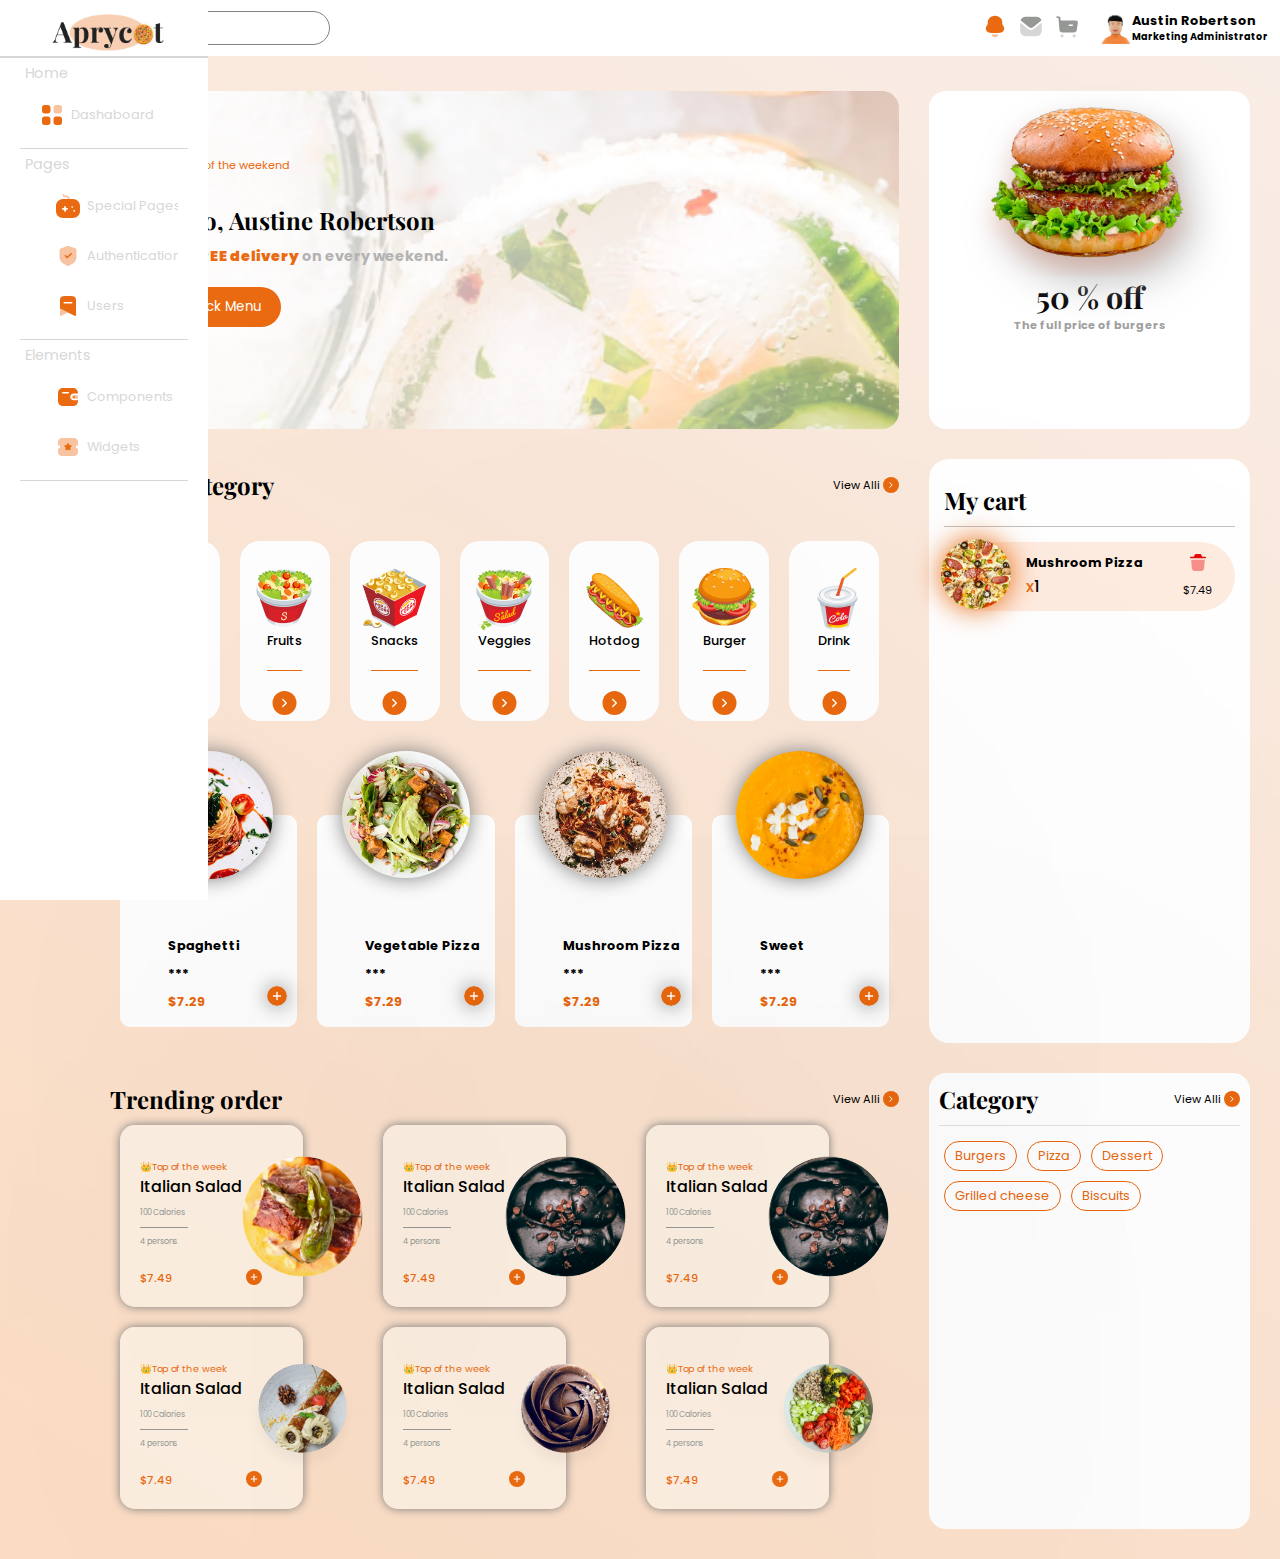
<file: index.html>
<!DOCTYPE html>
<html lang="en">
<head>
    <meta charset="UTF-8">
    <meta name="viewport" content="width=device-width, initial-scale=1.0">
    <title>Oprycot</title>
    <link rel="icon" href="img/logo_midd.png">
    <link rel="stylesheet" href="css&js/index.css">
    <link href="https://fonts.googleapis.com/css2?family=Poppins:ital,wght@0,100;0,200;0,300;0,400;0,500;0,600;0,700;0,800;0,900;1,100;1,200;1,300;1,400;1,500;1,600;1,700;1,800;1,900&display=swap" rel="stylesheet">
    <link href="https://fonts.googleapis.com/css2?family=Playfair+Display:ital,wght@0,400..900;1,400..900&family=Poppins:ital,wght@0,100;0,200;0,300;0,400;0,500;0,600;0,700;0,800;0,900;1,100;1,200;1,300;1,400;1,500;1,600;1,700;1,800;1,900&display=swap" rel="stylesheet">
</head>
<body>
    <!--navigation and link list-->
    <nav>
        <!--top of navigation and midd profile-->
        <div class="right_box">
            <div class="right">
                <div class="persona">
                    <div>
                        <h2>Austin Robertson</h2>
                        <h3>Marketing Administrator</h3>
                    </div>
                    <img class="person_icon" src="img/Person02 (Male) (1) 1.png" alt="client avatar">
                </div>
                <button><img src="icon/Buy.svg" alt=""></button>
                <button><img src="icon/Message.svg" alt=""></button>
                <button><img src="icon/Notification.svg" alt=""></button>
            </div>
            
            <button id="toggle_nav_button"><img src="icon/menu.svg" alt="toggle link-list"></button>
        </div>
        <!--link list of navigation and seardh box-->
        <div class="left_box">
            <div class="searchbox">
                <form action="">
                    <input type="search" placeholder="search">
                    <button type="submit">
                        <img src="icon/Search.svg" alt="search button">
                    </button>
                </form>
            </div>
            <!--link list-->
            <div class="link-list">
                <div class="logo-box">
                    <img src="img/logo_midd.png" class="logo_midd" alt="">
                    <img src="img/logo.png" class="logo" alt="">
                    <button id="close_nav_button">X</button>
                </div>
                <hr>
                <ul>
                    <span>Home</span>
                    <div class="section">
                        <li><img class="midd dashboard_midd" src="icon/category-midd.svg" alt=""><a href="#"><div><img src="icon/Category.svg" alt="">Dashaboard</div></a></li>
                    </div>
                    <span>Pages</span>
                    <div class="section">
                        <li><img src="icon/Game.svg" alt="" class="midd"><a href="#"><div><img src="icon/Game.svg" alt="">Special Pages</div></a></li>
                        <li><img src="icon/Shield Done-gray.svg" alt="" class="midd"><a href="#"><div><img src="icon/Shield Done.svg" alt="">Authentication</div></a></li>
                        <li><img src="icon/Bookmark-gray.svg" alt="" class="midd"><a href="#"><div><img src="icon/Bookmark.svg" alt="">Users</div></a></li>
                    </div>
                    <span>Elements</span>
                    <div class="section">
                        <li><img src="icon/Wallet-gray.svg" alt="" class="midd"><a href="#"><div><img src="icon/Wallet.svg" alt="">Components</div></a></li>
                        <li><img src="icon/Ticket Star-gary.svg" alt="" class="midd"><a href="#"><div><img src="icon/Ticket Star.svg" alt="">Widgets</div></a></li>
                    </div>
                </ul>
            </div>
        </div>
    </nav>

    <main>
        <!--header-->
        <header>
            <span>👑 Deal of the weekend</span>
            <h2>Hello,  Austine Robertson</h2>
            <h3>Get <strong>FREE delivery</strong> on every weekend.</h3>
            <button>Check Menu</button>
        </header>
        <!--offer-->
        <div class="offer">
            <img src="img/Burger image.png  " alt="burger">
            <h3>50 % off </h3>
            <h4>The full price of burgers</h4>
        </div>
        <!--menu categury-->
        <section class="menu-category">
            <div class="header">
                <h2>Menu category</h2>
                <button>View Alli <img src="icon/Arrow - Right 5.svg" alt="icon"></button>
            </div>
            <section class="category">
                <article>
                    <img src="img/Pizza icon.png" alt="">
                    <span>Pizza</span>
                    <img class="go_to" src="icon/Arrow - Right 2.svg" alt="">
                </article>
                <article>
                    <img src="img/Fruits icon.png" alt="">
                    <span>Fruits</span>
                    <img class="go_to" src="icon/Arrow - Right 2.svg" alt="">
                </article>
                <article>
                    <img src="img/Snacks icon.png" alt="">
                    <span>Snacks</span>
                    <img class="go_to" src="icon/Arrow - Right 2.svg" alt="">
                </article>
                <article>
                    <img src="img/Veggies icon.png" alt="">
                    <span>Veggies</span>
                    <img class="go_to" src="icon/Arrow - Right 2.svg" alt="">
                </article>
                <article>
                    <img src="img/Hotdog icon.png" alt="">
                    <span>Hotdog</span>
                    <img class="go_to" src="icon/Arrow - Right 2.svg" alt="">
                </article>
                <article>
                    <img src="img/Burger icon.png" alt="">
                    <span>Burger</span>
                    <img class="go_to" src="icon/Arrow - Right 2.svg" alt="">
                </article>
                <article>
                    <img src="img/Coke icon.png" alt="">
                    <span>Drink</span>
                    <img class="go_to" src="icon/Arrow - Right 2.svg" alt="">
                </article>
            </section>

            <section class="foods">
                <article>
                    <img src="img/Menu image 2.png" alt="">
                    <div class="food-content">
                        <span class="name">Spaghetti</span>
                        <span class="star">***</span>
                        <div>
                            <span class="price">$7.29</span>
                            <button class="add"><img src="icon/Add to cart Icon.svg" alt=""></button>
                        </div>
                    </div>
                </article>
                <article>
                    <img src="img/Menu image 3.png" alt="">
                    <div class="food-content">
                        <span class="name">Vegetable Pizza</span>
                        <span class="star">***</span>
                        <div>
                            <span class="price">$7.29</span>
                            <button class="add"><img src="icon/Add to cart Icon.svg" alt=""></button>
                        </div>
                    </div>
                </article>
                <article>
                    <img src="img/Menu image 1.png" alt="">
                    <div class="food-content">
                        <span class="name">Mushroom Pizza</span>
                        <span class="star">***</span>
                        <div>
                            <span class="price">$7.29</span>
                            <button class="add"><img src="icon/Add to cart Icon.svg" alt=""></button>
                        </div>
                    </div>
                </article>
                <article>
                    <img src="img/Menu image 4.png" alt="">
                    <div class="food-content">
                        <span class="name">Sweet</span>
                        <span class="star">***</span>
                        <div>
                            <span class="price">$7.29</span>
                            <button class="add"><img src="icon/Add to cart Icon.svg" alt=""></button>
                        </div>
                    </div>
                </article>
            </section>
        </section>
        <!--cart-->
        <section class="cart">
            <div class="header"><h2>My cart</h2></div>
            <article>
                <img class="food" src="img/Cart image 1.png" alt="">
                <div class="content">
                    <span class="name">Mushroom Pizza</span>
                    <span class="num"><span>x</span>1</span>
                    <button><img src="icon/Delete.svg" alt=""></button>
                    <span class="price">$7.49</span>
                </div>
            </article>
        </section>
        <!--trend order-->
        <section class="trend-order">
            <div class="header">
                <h2>Trending order</h2>
                <button>View Alli <img src="icon/Arrow - Right 5.svg" alt="icon"></button>
            </div>
            <div class="main">
                <article>
                    <img class="food" src="img/Trending image 1.png" alt="">
                    <div class="content">
                        <span class="popular">👑Top of the week</span>
                        <span class="name">Italian Salad</span>
                        <span class="calorie">100 Calories</span>
                        <span class="person-num">4 persons</span>
                        <div class="price">
                            <span class="price">$7.49</span>
                            <button><img src="icon/Add to cart Icon.svg" alt=""></button>
                        </div>
                    </div>
                </article>
                <article>
                    <img class="food" src="img/Trending image 3.png" alt="">
                    <div class="content">
                        <span class="popular">👑Top of the week</span>
                        <span class="name">Italian Salad</span>
                        <span class="calorie">100 Calories</span>
                        <span class="person-num">4 persons</span>
                        <div class="price">
                            <span class="price">$7.49</span>
                            <button><img src="icon/Add to cart Icon.svg" alt=""></button>
                        </div>
                    </div>
                </article>
                <article>
                    <img class="food" src="img/Trending image 3.png" alt="">
                    <div class="content">
                        <span class="popular">👑Top of the week</span>
                        <span class="name">Italian Salad</span>
                        <span class="calorie">100 Calories</span>
                        <span class="person-num">4 persons</span>
                        <div class="price">
                            <span class="price">$7.49</span>
                            <button><img src="icon/Add to cart Icon.svg" alt=""></button>
                        </div>
                    </div>
                </article>
                <article>
                    <img class="food" src="img/Trending image 4.png" alt="">
                    <div class="content">
                        <span class="popular">👑Top of the week</span>
                        <span class="name">Italian Salad</span>
                        <span class="calorie">100 Calories</span>
                        <span class="person-num">4 persons</span>
                        <div class="price">
                            <span class="price">$7.49</span>
                            <button><img src="icon/Add to cart Icon.svg" alt=""></button>
                        </div>
                    </div>
                </article>
                <article>
                    <img class="food" src="img/Trending image 5.png" alt="">
                    <div class="content">
                        <span class="popular">👑Top of the week</span>
                        <span class="name">Italian Salad</span>
                        <span class="calorie">100 Calories</span>
                        <span class="person-num">4 persons</span>
                        <div class="price">
                            <span class="price">$7.49</span>
                            <button><img src="icon/Add to cart Icon.svg" alt=""></button>
                        </div>
                    </div>
                </article>
                <article>
                    <img class="food" src="img/Trending image 6.png" alt="">
                    <div class="content">
                        <span class="popular">👑Top of the week</span>
                        <span class="name">Italian Salad</span>
                        <span class="calorie">100 Calories</span>
                        <span class="person-num">4 persons</span>
                        <div class="price">
                            <span class="price">$7.49</span>
                            <button><img src="icon/Add to cart Icon.svg" alt=""></button>
                        </div>
                    </div>
                </article>
            </div>
        </section>
        <!--category-->
        <section class="category">
            <div class="header">
                <h2>Category</h2>
                <button>View Alli <img src="icon/Arrow - Right 5.svg" alt="icon"></button>
            </div>
            <div class="main">
                <a href="#">Burgers</a>
                <a href="#">Pizza</a>
                <a href="#">Dessert</a>
                <a href="#">Grilled cheese</a>
                <a href="#"> Biscuits</a>
            </div>
        </section>
    </main>
</body>
<script src="css&js/index.js"></script>
</html>
</file>
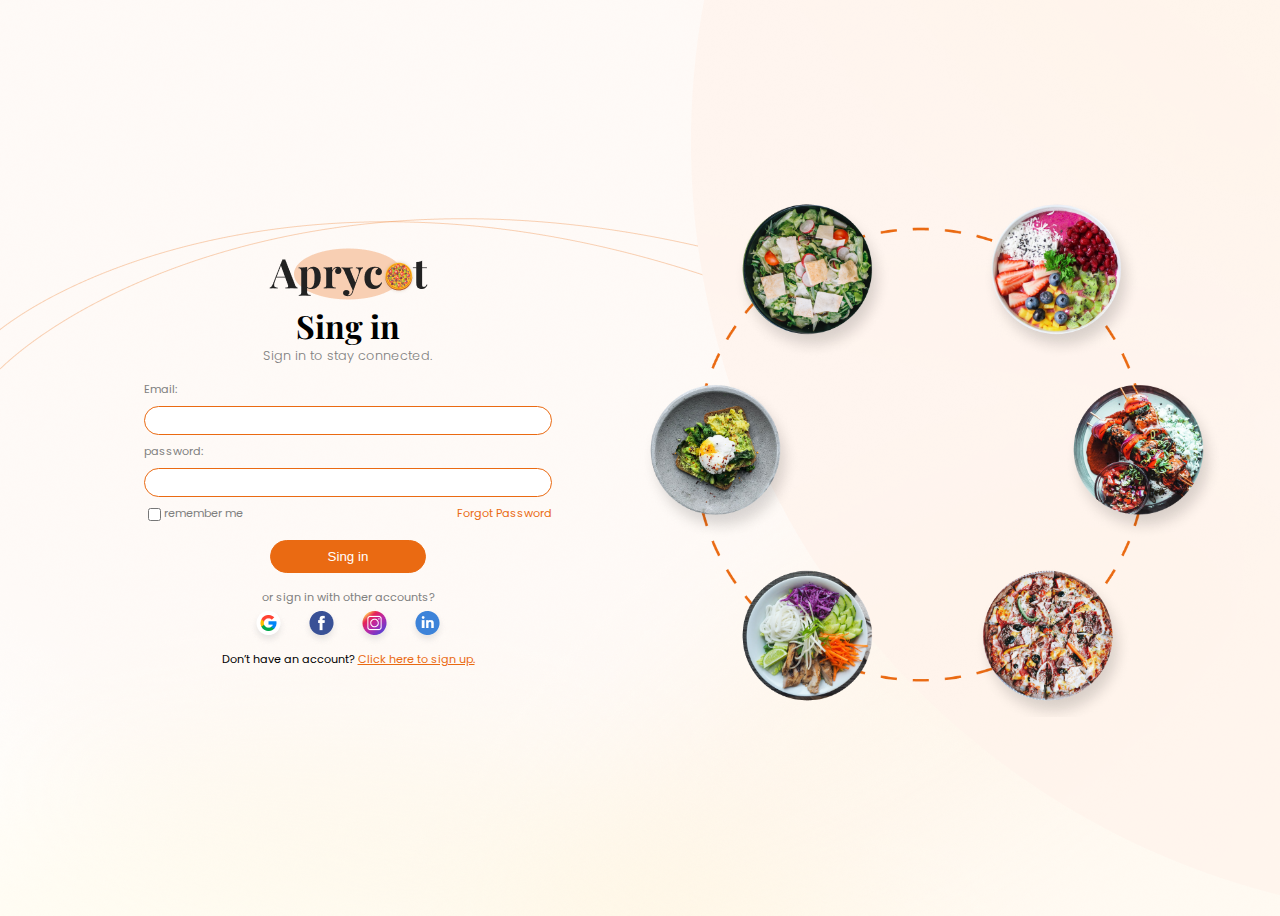
<file: account.html>
<!DOCTYPE html>
<html lang="en">
<head>
    <meta charset="UTF-8">
    <meta name="viewport" content="width=device-width, initial-scale=1.0">
    <title>Ocrypot - Account</title>
    <link rel="icon" href="img/logo_midd.png">
    <link rel="stylesheet" href="css&js/account.css">
    <link href="https://fonts.googleapis.com/css2?family=Poppins:ital,wght@0,100;0,200;0,300;0,400;0,500;0,600;0,700;0,800;0,900;1,100;1,200;1,300;1,400;1,500;1,600;1,700;1,800;1,900&display=swap" rel="stylesheet">
    <link href="https://fonts.googleapis.com/css2?family=Playfair+Display:ital,wght@0,400..900;1,400..900&family=Poppins:ital,wght@0,100;0,200;0,300;0,400;0,500;0,600;0,700;0,800;0,900;1,100;1,200;1,300;1,400;1,500;1,600;1,700;1,800;1,900&display=swap" rel="stylesheet">
</head>
<body>
    <img src="img/Group 33916.png" alt="img" class="templateIMG"">

    <main>
        <header>
            <img src="img/logo.png" alt="logo">
        </header>

        <form action="#">
            <h1>Sing in</h1>
            <h2>Sign in to stay connected.</h2>

            <label for="email">Email:</label>
            <input type="email" name="email">
            <label for="password">password:</label>
            <input type="password" name="password">

            <div>
                <div>
                    <input type="checkbox" name="remember">
                    <label for="remember">remember me</label>
                </div>
                <a href="#">Forgot Password</a>
            </div>
            <button type="submit">Sing in</button>
        </form>

        <div class="other">
            <span>or sign in with other accounts?</span>
            <button><img src="img/Gmail.png" alt="Gmail"></button>
            <button><img src="img/Facebook.png" alt="Facebook"></button>
            <button><img src="img/Instagram.png" alt="Instagram"></button>
            <button><img src="img/Linkedin.png" alt="Linkedin"></button>
        </div>
        <span class="singUp">Don’t have an account? <a href="#">Click here to sign up.</a></span>
    </main>
</body>
</html>
</file>
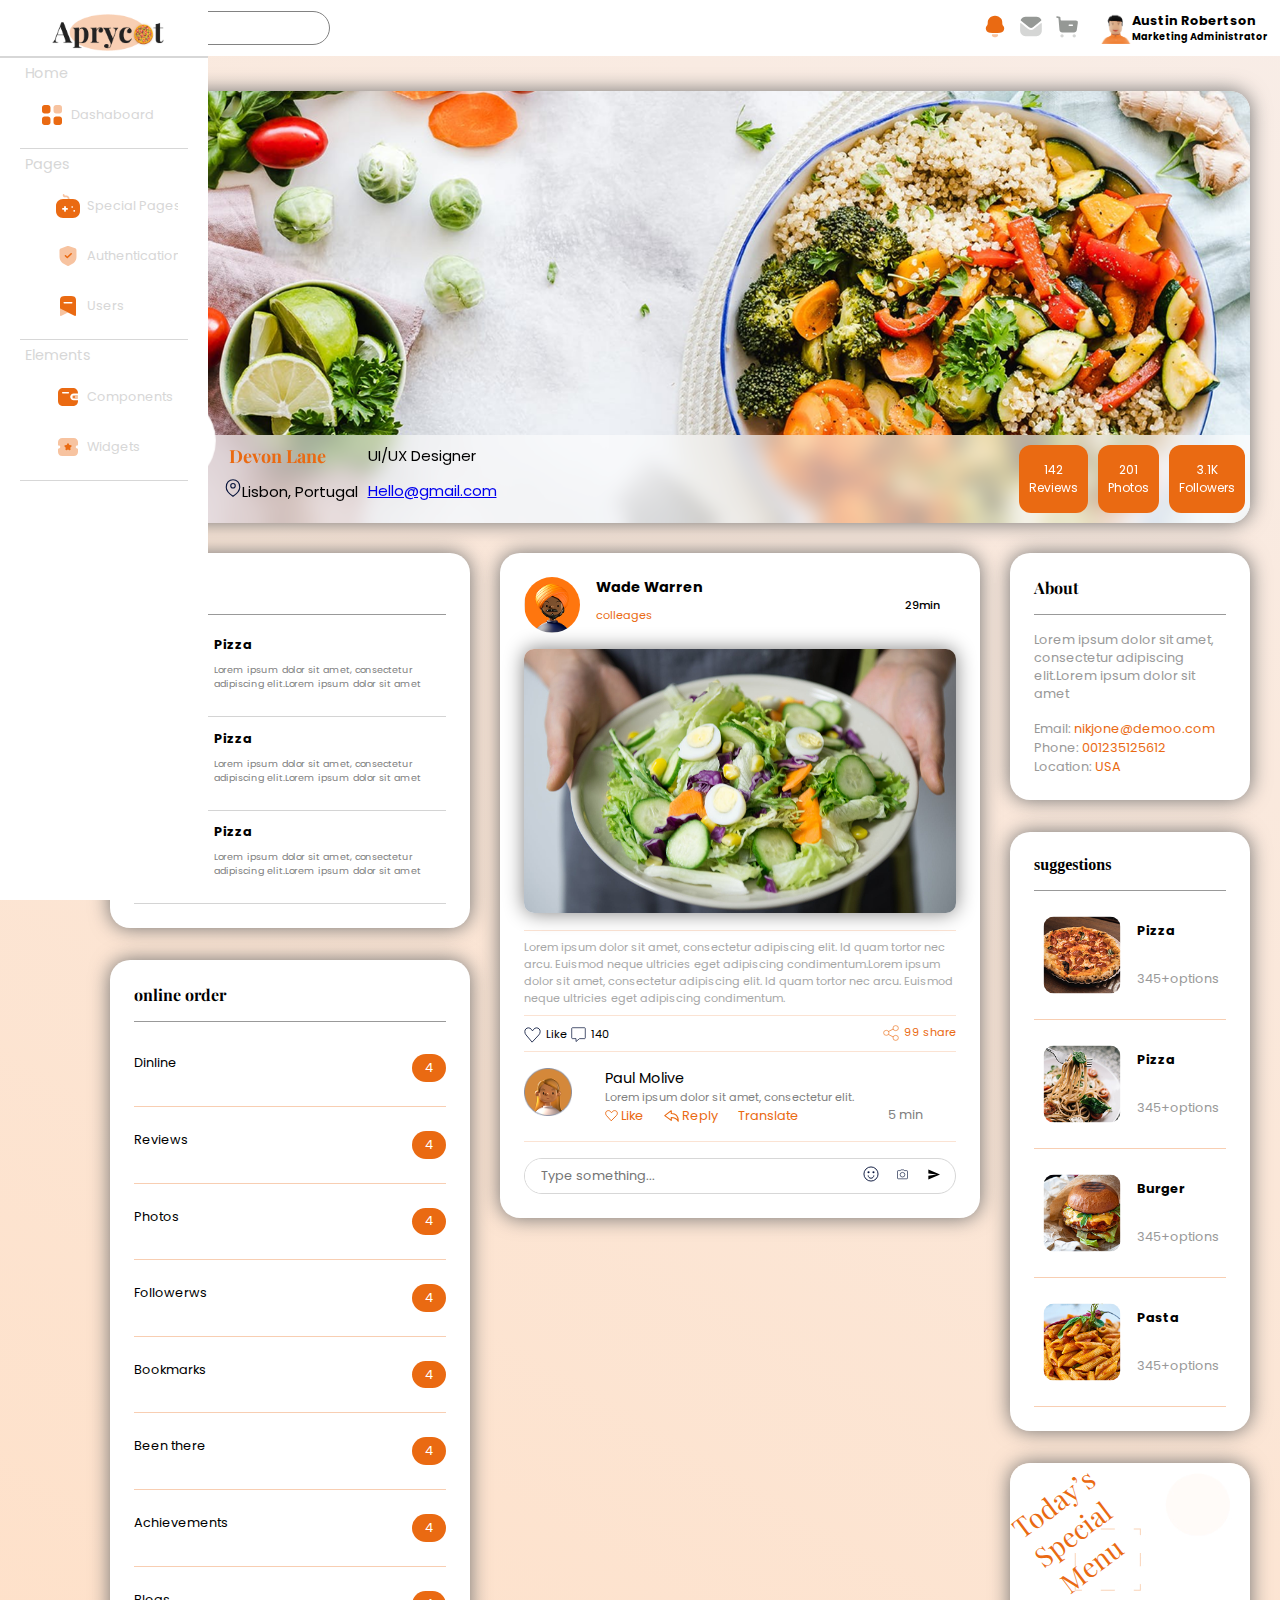
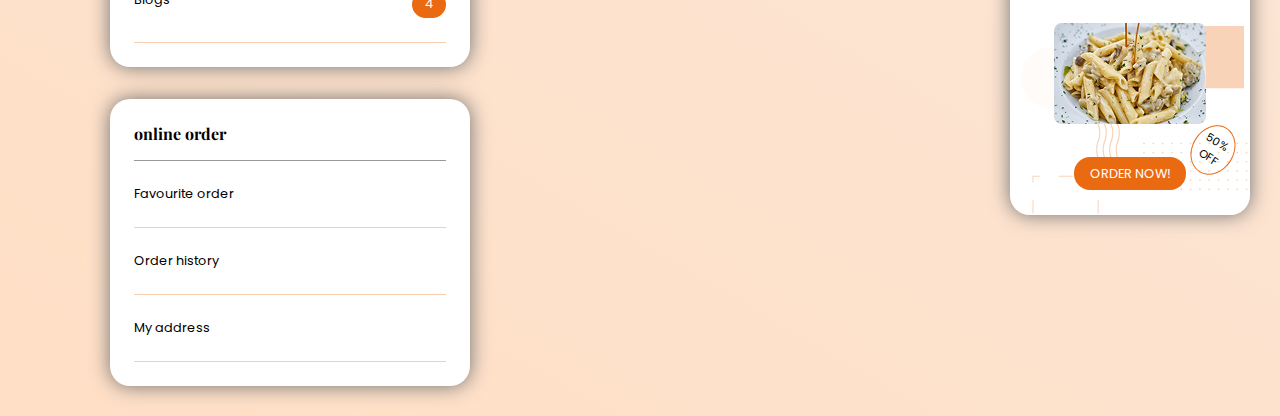
<file: profile.html>
<!DOCTYPE html>
<html lang="en">
<head>
    <meta charset="UTF-8">
    <meta name="viewport" content="width=device-width, initial-scale=1.0">
    <title>Oprycot - Profile</title>
    <link rel="icon" href="img/logo_midd.png">
    <link rel="stylesheet" href="css&js/profile.css">
    <link href="https://fonts.googleapis.com/css2?family=Poppins:ital,wght@0,100;0,200;0,300;0,400;0,500;0,600;0,700;0,800;0,900;1,100;1,200;1,300;1,400;1,500;1,600;1,700;1,800;1,900&display=swap" rel="stylesheet">
    <link href="https://fonts.googleapis.com/css2?family=Playfair+Display:ital,wght@0,400..900;1,400..900&family=Poppins:ital,wght@0,100;0,200;0,300;0,400;0,500;0,600;0,700;0,800;0,900;1,100;1,200;1,300;1,400;1,500;1,600;1,700;1,800;1,900&display=swap" rel="stylesheet">
</head>
<body>
    <nav>
        <!--top of navigation and midd profile-->
        <div class="right_box">
            <div class="right">
                <div class="persona">
                    <div>
                        <h2>Austin Robertson</h2>
                        <h3>Marketing Administrator</h3>
                    </div>
                    <img class="person_icon" src="img/Person02 (Male) (1) 1.png" alt="client avatar">
                </div>
                <button><img src="icon/Buy.svg" alt=""></button>
                <button><img src="icon/Message.svg" alt=""></button>
                <button><img src="icon/Notification.svg" alt=""></button>
            </div>
            
            <button id="toggle_nav_button"><img src="icon/menu.svg" alt="toggle link-list"></button>
        </div>
        <!--link list of navigation and seardh box-->
        <div class="left_box">
            <div class="searchbox">
                <form action="">
                    <input type="search" placeholder="search">
                    <button type="submit">
                        <img src="icon/Search.svg" alt="search button">
                    </button>
                </form>
            </div>
            <!--link list-->
            <div class="link-list">
                <div class="logo-box">
                    <img src="img/logo_midd.png" class="logo_midd" alt="">
                    <img src="img/logo.png" class="logo" alt="">
                    <button id="close_nav_button">X</button>
                </div>
                <hr>
                <ul>
                    <span>Home</span>
                    <div class="section">
                        <li><img class="midd dashboard_midd" src="icon/category-midd.svg" alt=""><a href="#"><div><img src="icon/Category.svg" alt="">Dashaboard</div></a></li>
                    </div>
                    <span>Pages</span>
                    <div class="section">
                        <li><img src="icon/Game.svg" alt="" class="midd"><a href="#"><div><img src="icon/Game.svg" alt="">Special Pages</div></a></li>
                        <li><img src="icon/Shield Done-gray.svg" alt="" class="midd"><a href="#"><div><img src="icon/Shield Done.svg" alt="">Authentication</div></a></li>
                        <li><img src="icon/Bookmark-gray.svg" alt="" class="midd"><a href="#"><div><img src="icon/Bookmark.svg" alt="">Users</div></a></li>
                    </div>
                    <span>Elements</span>
                    <div class="section">
                        <li><img src="icon/Wallet-gray.svg" alt="" class="midd"><a href="#"><div><img src="icon/Wallet.svg" alt="">Components</div></a></li>
                        <li><img src="icon/Ticket Star-gary.svg" alt="" class="midd"><a href="#"><div><img src="icon/Ticket Star.svg" alt="">Widgets</div></a></li>
                    </div>
                </ul>
            </div>
        </div>
    </nav>
    <main>
        <header>
            <div class="main-content">
                <div class="specs">
                    <img src="img/Person02 (Male) (1) 1.png" alt="profile image" class="avatar">
                    <h1>Devon Lane</h1>
                    <span class="place"><img src="icon/Navigation.svg" alt="icon">Lisbon, Portugal</span>
                    <span class="bio">UI/UX Designer</span>
                    <span class="email"><a href="#">Hello@gmail.com</a></span>
                </div>

                <div class="overview">
                    <div class="container"><span class="name">Reviews</span> <span class="num">142</span></div>
                    <div class="container"><span class="name">Photos</span> <span class="num">201</span></div>
                    <div class="container"><span class="name">Followers</span> <span class="num">3.1K</span></div>
                </div>
            </div>
        </header>
        
        <div class="leftSide">
            <section class="news">
                <h2>news</h2>
                <article>
                    <h3>Pizza</h3>
                    <p>Lorem ipsum dolor sit amet, consectetur adipiscing elit.Lorem ipsum dolor sit amet</p>
                    <img src="img/News image 1.png" alt="pizza">
                </article>
                <article>
                    <h3>Pizza</h3>
                    <p>Lorem ipsum dolor sit amet, consectetur adipiscing elit.Lorem ipsum dolor sit amet</p>
                    <img src="img/News image 1.png" alt="pizza">
                </article>
                <article>
                    <h3>Pizza</h3>
                    <p>Lorem ipsum dolor sit amet, consectetur adipiscing elit.Lorem ipsum dolor sit amet</p>
                    <img src="img/News image 1.png" alt="pizza">
                </article>
            </section>

            <section class="orders">
                <h2>online order</h2>
                <article>
                    <span class="name">Dinline</span>
                    <span class="number">4</span>
                </article>
                <article>
                    <span class="name">Reviews</span>
                    <span class="number">4</span>
                </article>
                <article>
                    <span class="name">Photos</span>
                    <span class="number">4</span>
                </article>
                <article>
                    <span class="name">Followerws</span>
                    <span class="number">4</span>
                </article>
                <article>
                    <span class="name">Bookmarks</span>
                    <span class="number">4</span>
                </article>
                <article>
                    <span class="name">Been there</span>
                    <span class="number">4</span>
                </article>
                <article>
                    <span class="name">Achievements</span>
                    <span class="number">4</span>
                </article>
                <article>
                    <span class="name">Blogs</span>
                    <span class="number">4</span>
                </article>
            </section>

            <section class="orders2">
                <h2>online order</h2>
                <article>Favourite order</article>
                <article>Order history</article>
                <article>My address</article>
            </section>
        </div>

        <div class="middSide">
            <section class="posts">
                <article>
                    <div class="profile">
                        <div>
                            <img src="img/Cube-min.png" alt="profile photo">
                            <span class="name">Wade Warren</span>
                            <span class="category">colleages</span>
                        </div>
                        <span class="time">29min</span>
                    </div>
                    
                    <img src="img/Scene01.png" alt="photo" class="image">
                    <p class="text">Lorem ipsum dolor sit amet, consectetur adipiscing elit. Id quam tortor nec arcu. Euismod neque ultricies eget adipiscing condimentum.Lorem ipsum dolor sit amet, consectetur adipiscing elit. Id quam tortor nec arcu. Euismod neque ultricies eget adipiscing condimentum.</p>
                    <div class="actions">
                        <div class="left">
                            <span class="like"><img src="icon/Rectangle 609.svg" alt="like">Like</span>
                            <span class="comment"><img src="icon/Rectangle 608.svg" alt="comment">140</span>
                        </div>
                        <span class="share"><img src="icon/share.svg" alt="share">99 share</span>
                    </div>

                    <section class="comments">
                        <article>
                            <img src="img/Profile 1.png" alt="avatar" class="avatar">
                            <span class="name">Paul Molive</span>
                            <p class="com mentContent">Lorem ipsum dolor sit amet, consectetur elit.</p>
                            <div class="commentActions">
                                <span class="like"><img src="icon/Rectangle 609 orange.svg" alt="like">Like</span>
                                <span class="reply"><img src="icon/reply.svg" alt="reply">Reply</span>
                                <span class="translate">Translate</span>
                            </div>
                            <span class="time">5 min</span>
                        </article>
                    </section>

                    <form action="#" class="makeComment">
                        <input type="text" placeholder="Type something...">
                        <button><img src="icon/emojie.svg" alt=""></button>
                        <button><img src="/icon/photo.svg" alt=""></button>
                        <button type="submit"><img src="icon/send.svg" alt=""></button>
                    </form>
                </article>
            </section>
        </div>
        <div class="rightSide">
            <div class="about">
                <h2>About</h2>
                <p>Lorem ipsum dolor sit amet, consectetur adipiscing elit.Lorem ipsum dolor sit amet</p>
                <div><span>Email: </span><a href="#">nikjone@demoo.com</a></div>
                <div><span>Phone: </span><a href="#">001235125612</a></div>
                <div><span>Location: </span><a href="#">USA</a></div>
            </div>

            <section class="suggestions">
                <h2>suggestions</h2>
                <article>
                    <img src="img/Suggestion 1.png" alt="pizza">
                    <h3>Pizza</h3>
                    <span>345+options</span>
                </article>
                <article>
                    <img src="img/Suggestion 2.png" alt="pizza">
                    <h3>Pizza</h3>
                    <span>345+options</span>
                </article>
                <article>
                    <img src="img/Suggestion 3.png" alt="pizza">
                    <h3>Burger</h3>
                    <span>345+options</span>
                </article>
                <article>
                    <img src="img/Suggestion 4.png" alt="pizza">
                    <h3>Pasta</h3>
                    <span>345+options</span>
                </article>
            </section>

            <div class="specialFood">
                <span class="name">Today’s Special Menu</span>
                <img src="img/Pasta.png" alt="Pasta">
                <span class="off">50%<br>OFF</span>
                <a href="#"></a>
            </div>
        </div>
    </main>
</body>
</html>
</file>
<file: css&js/index.css>
* {
    box-sizing: border-box;
    padding: 0;
    margin: 0;
}
body {
    background: linear-gradient(30deg , #ffdfc5 , #f8ede7);
}

@keyframes rotateIt {
    from {
        transform: rotate(0deg);
    }
    to {
        transform: rotate(720deg);
    }
}

nav {
    width: 100%;
    position: fixed;
    display: flex;
    justify-content: space-between;
    align-items: center;
    flex-direction: row-reverse;
    font-family: Poppins;
    background-color: white;
    z-index: 100;

    div.right_box {
        display: flex;
        flex-direction: row-reverse;
        padding: 7px;
        justify-content: space-between;
        div.right {
            display: flex;
            flex-direction: row-reverse;
        }
        div.persona {
            display: flex;
            flex-direction: row-reverse;
            padding: 5px;
            font-weight: 100;
            margin-left: 10px;

            h2 {
                font-size: 0.8rem;
            }
            h3 {
                font-size: 0.6rem;
            }
        }
        img.person_icon {
            width: 2rem;
        }
        button {
            background-color: white;
            border: none;
            margin: auto 5px;
            height: 100%;
            border-radius: 5px;
            -webkit-border-radius: 5px;
            -moz-border-radius: 5px;
            -ms-border-radius: 5px;
            -o-border-radius: 5px;
            img {
                height: 1.7rem;
            }
        }
        button#toggle_nav_button {
            display: none;
        }
    }
/*
    div.left_box {
        display: flex;
        margin: 0;
        padding: 0;
        div.searchbox {
        position: relative;
        left: 5rem;
            input {
                border: 1px solid rgb(130, 130, 130);
                padding: 7px 0 7px 30px;
                border-radius: 40px;
                font-family: Poppins;
                font-size: 0.8rem;
                width: 250px;
            }

            button {
                background-color: transparent;
                border: none;
                position: absolute;
                top: 25%;
                left: 7px;
                cursor: pointer;
                transition: 0.2s ease-in-out;
            }
            button:hover {
                transform: rotate(30deg) scale(1.1);
                -webkit-transform: rotate(30deg) scale(1.1);
                -moz-transform: rotate(30deg) scale(1.1);
                -ms-transform: rotate(30deg) scale(1.1);
                -o-transform: rotate(30deg) scale(1.1);
}
        }
    }
    div.link-list {
        --list_text_color: #d7d7d7;
        position: fixed;
        height: 100vh;
        background-color: white;
        top: 0;
        color: var(--list_text_color);
        font-family: 'Poppins';
        transition: all 0.5s ease-in-out;
        width: 5rem;
        display: flex;
        flex-direction: column;
        overflow: hidden;

        hr {
            border: 0.25px solid var(--list_text_color);
        }
        div.logo-box {
            position: relative;
            height: 56px;
        }
        img.logo_midd {
            width: 2rem;
            margin-top: 12.5%;
            margin-left: 25%;
            align-self: center;
            transition: 0.5s ease-in-out;
            -webkit-transition: 0.5s ease-in-out;
            -moz-transition: 0.5s ease-in-out;
            -ms-transition: 0.5s ease-in-out;
            -o-transition: 0.5s ease-in-out;
}
        img.logo {
            width: 7rem;
            top: 25%;
            left: 25%;
            opacity: 0;
            position: absolute;
            transition: 0.5s ease-in-out;
        }
        ul {
            display: flex;
            flex-direction: column;
            list-style-type: none;

            span {
                font-size: 0.9rem;
                padding: 5px;
                height: 0;
                overflow: hidden;
                transition: 10ms ease-in-out;
                margin-right: 20px;
                display: block;
                position: relative;
                left: 20px;
            }
            div.section {
                border-bottom: 0px solid var(--list_text_color);
                width: calc(100%);
                transition: 0.5s ease-in-out;
            }
            li {
                padding: 5px 10px;
                display: flex;
                img.midd {
                    width: 2rem;
                    padding: 0.5rem;
                    background-color: rgb(243, 243, 243);
                    border-radius: 50px;
                    margin: auto;
                    vertical-align: middle;
                    transition: 10m5s ease-in-out;
                }
                img.dashboard_midd {
                    width: 2.5rem;
                    padding: 0;
                    background-color: transparent;
                    border-radius: 0;
                }
                a {
                    display: block;
                    justify-content: center;
                    color: var(--list_text_color);
                    text-decoration: none;
                    font-size: 0.8rem;
                    overflow: hidden;
                    position: relative;
                    width: 0px;
                    transition: 0.4s ease-in forward;
                    div {
                        width: calc(13rem - 40px);
                    }
                    img {
                        margin-right: 7px;
                        vertical-align: middle;
                        transition: 0.3s ease-in-out;
                    }
                }
            }
        }
    }
    div.link-list:hover {
        width: 13rem;
        img.logo_midd {
            opacity: 0;
        }
        img.logo {
            opacity: 1;
        }
        ul {
            span {
                overflow: visible;
                height: 40px;
            }
            div.section {
                border-bottom: 1px solid var(--list_text_color);
                width: calc(100% - 40px);
                margin: auto;
            }
            li {
                img.midd {
                    margin: auto 5px;
                    width: 0;
                    height: 2.5rem;
                    animation: 0.5s rotateIt ease-in-out alternate-reverse;
                    background-color: transparent;
                }
                a {
                    width: calc(13rem - 40px);
                    transition: 0.1s ease-out backward;
                }
                a::after {
                    content: "";
                    box-sizing: border-box;
                    width: 0;
                    position: relative;
                    display: block;
                    transition: width 0.3s ease-in-out ;
                }
                a:hover::after {
                    width: 100%;
                    height: 1px;
                    background-color: var(--list_text_color);
                    transition: width 0.3s ease-in-out;
                }
                a:hover img {
                    transform: rotate(30deg) ;
                    filter: drop-shadow(0 0 10px);
                }
            }
        }
    }*/
}
/*main content*/
/*header*/
main {
    width: calc(100% - 80px);
    box-sizing: border-box;
    position: static;
    z-index: -20;
    margin-left: 80px;
    padding: 76px 15px 15px 15px;
    display: grid;
    grid-template-columns: 7fr 3fr;
    grid-template-rows: 20rem auto;
    div.offer , section , header {
        margin: 15px;
        border-radius: 17px;
    }

    header {
        background: url(../img/Banner.png);
        background-size: cover;
        background-repeat: no-repeat;
        background-clip: border-box;
        background-attachment: fixed;
        background-position: center;
        padding: 4rem 3rem;
        span {
            font-family: 'Poppins';
            color: #EA6A12;
            font-size: 0.7rem;
        }
        h2 {
            font-family: 'Playfair Display';
            margin-top: 30px;
        }
        h3 {
            font-family: 'Poppins';
            color: rgb(178, 178, 178);
            font-size: 0.9rem;
            margin-top: 10px;
            strong {
                color: #EA6A12;
            }
        }
        button {
            background-color: #EA6A12;
            color: white;
            border: none;
            border-radius: 20px;
            padding: 10px 20px;
            cursor: pointer;
            font-family: 'Poppins';
            margin-top: 20px;
            transition: 0.3s ease-in-out;
        }
        button:hover {
            transform: scale(1.1);
        }
    }
    div.offer {
        background-color: white;
        display: flex;
        flex-direction: column;
        align-items: center;
        cursor: pointer;
        transition: 0.3s ease-in-out;
        img {
            width: 90%;
            filter: drop-shadow(10px 20px 20px rgb(187, 187, 187));
        }
        h3 {
            font-family: 'Playfair Display';
            font-size: 1.9rem;
        }
        h4 {
            font-family: 'Poppins';
            color: #a0a0a0;
            font-size: 0.7rem;
        }
    }
    div.offer:hover {
        box-shadow: 0 0 20px rgb(212, 212, 212);
        transform: scale(1.05);
    }

    section.menu-category {
        padding: 10px 0;
        div.header {
            width: 100%;
            display: flex;
            justify-content: space-between;
            h2 {
                font-family: 'Playfair Display';
            }
            button {
                background-color: transparent;
                vertical-align: middle;
                border: none;
                font-family: 'Poppins';
                cursor: pointer;
                font-size: 0.7rem;
                img {
                    vertical-align: middle;
                    height: 1rem;
                }
            }
        }
        section.category {
            display: grid;
            grid-template-columns: repeat(7 , auto);
            grid-template-rows: 200px;
            margin: 20px 0 0 0;
            background-color: transparent;
            article {
                background-color: white;
                display: flex;
                flex-direction: column;
                align-items: center;
                border-radius: 20px;
                margin: 10px;
                transition: 0.3s ease-in-out;
                justify-content: center;

                img {
                    margin-top: 20px;
                    transform: scale(1);
                    transition: opacity 0.3s ease-in-out;
                }
                img.go_to:hover {
                    cursor: pointer;
                    opacity: 0.5;
                }
                span {
                    font-family: 'Poppins';
                    font-weight: 500;
                    font-size: 0.8rem;
                    padding-bottom: 20px;
                    border-bottom: 1px solid #EA6A12;
                }
            }
            article:hover {
                scale: 1.1;
                background-color: rgba(234, 104, 18, 0.70);
                box-shadow: 0 0 10px gray;
                transform: skew(2deg , -2deg);
                span {
                    color: white;
                }
                img {
                    filter: drop-shadow(0 0 10px white);
                }
            }
        }
        section.foods {
            display: grid;
            grid-template-columns: repeat(4 , auto);
            border-radius: 0;
            padding: 0;
            margin: 0;
            article {
                margin: 10px;
                position: relative;
                display: flex;
                flex-direction: column;
                align-items: center;
                pointer-events: auto;
                height: 17rem;
                img {
                    border-radius: 50%;
                    width: 8rem;
                    z-index: 1;
                    filter: drop-shadow(0 0 10px gray);
                }
                div.food-content {
                    background-color: white;
                    border-radius: 10px;
                    width: 100%;
                    position: absolute;
                    top: 4rem;
                    padding: 7rem 0.5rem 1rem 3rem;
                    z-index: -1;
                    display: flex;
                    flex-direction: column;
                    font-family: 'Poppins';
                    font-weight: 700;
                    font-size: 0.8rem;
                    transition: 0.3s ease-in-out;
                    span {
                        margin-top: 10px;
                    }
                    div {
                        display: flex;
                        align-items: center;
                        justify-content: space-between;
                        width: 100%;
                        span.price {
                            color: #EA6A12;
                        }
                        button {
                            width: 25px;
                            background-color: transparent;
                            border: none;
                            cursor: pointer;
                            transition: 0.3s ease-in-out;
                        }
                        button:hover {
                            scale: 1.1;
                            opacity: 0.5;
                        }
                        img {
                            height: 20px;
                            width: 20px;
                        }
                    }
                }
            }
            article:hover {
                div.food-content {
                    background-color: rgb(255, 167, 108);
                    transform: skew(5deg , -5deg) scale(1.1);
                    filter: drop-shadow(0 0 10px rgb(78, 78, 78));
                    color: white;
                    text-shadow: 0 0 10px white;
                    span.price {
                        color: white;
                    }
                }
            }
        }
    }

    section.cart {
        background-color: white;
        border-radius: 20px;
        padding: 15px;
        div.header {
            font-family: 'Playfair Display';
            font-weight: bold;
            border-bottom: 1px solid #c1c1c1;
            padding: 10px 0;
            margin-bottom: 15px;
        }
        article {
            display: flex;
            background-color: #ffece0;
            padding: 7px;
            border-radius: 50px;
            img.food {
                --d: 50px;
                height: var(--d);
                width: var(--d);
                border-radius: 100px;
                scale: 1.4;
                filter: drop-shadow(0 0 10px #EA6A12);
                margin-right: 10px;
            }
            div.content {
                display: grid;
                grid-template-columns: auto auto;
                grid-template-rows: auto auto;
                justify-content: space-between;
                align-content: space-between;
                width: 100%;
                padding: 5px 15px;
                span.name {
                    grid-column: 1/2;
                    font-family: 'Poppins';
                    font-weight: bold;
                    font-size: 0.8rem;
                }
                button {
                    grid-column: 2/3;
                    padding: 0;
                    background-color: transparent;
                    border: none;
                    cursor: pointer;
                    img {
                        height: 17px;
                    }
                }
                span.num {
                    grid-row: 2/3;
                    grid-column: 1/2;
                    font-family: 'Poppins';
                    font-weight: 500;
                    span {
                        color: #EA6A12;
                    }
                }
                span.price {
                    font-family: 'Poppins';
                    font-size: 0.7rem;
                    padding-top: 0.5rem;
                }
            } 
        }
    }

    section.trend-order {
        padding: 10px 0;
        div.header {
            width: 100%;
            display: flex;
            justify-content: space-between;
            h2 {
                font-family: 'Playfair Display';
            }
            button {
                background-color: transparent;
                vertical-align: middle;
                border: none;
                font-family: 'Poppins';
                cursor: pointer;
                font-size: 0.7rem;
                img {
                    vertical-align: middle;
                    height: 1rem;
                }
            }
        }
        div.main {
            display: grid;
            grid-template-columns: repeat(3 , auto);
            grid-template-rows: repeat(2 , auto);

            article {
                --img-area: 120;
                background-color: rgba(255, 248, 237, 0.718);
                margin: 10px;
                margin-right: calc(var(--img-area)/2*1px + 10px);
                border-radius: 15px;
                display: flex;
                flex-direction: row-reverse;
                justify-content: space-between;
                align-items: center;
                padding: 35px 0;
                transition: 0.3s ease-in-out;
                box-shadow: 0 0 10px gray;
                img.food {
                    border-radius: 50%;
                    width: 1px;
                    height: 1px;
                    transform: scale(var(--img-area));
                    filter: drop-shadow(0 0 10px black);
                }
                div.content {
                    display: flex;
                    flex-direction: column;
                    padding-left: 20px;
                    position: relative;
                    padding-bottom: 1rem;
                    span.popular {
                        font-family: 'Poppins';
                        color: #EA6A12;
                        font-weight: 400;
                        font-size: 0.6rem;
                    }
                    span.name {
                        font-family: 'Poppins';
                        font-weight: 500;
                    }
                    span.calorie , span.person-num {
                        font-family: 'Poppins';
                        color: #959895;
                        font-size: 0.5rem;
                        padding: 0.5rem 0;
                        width: 3rem;
                    }
                    span.calorie {
                        border-bottom: 1px solid #959895;
                    }
                    div.price {
                        display: flex;
                        justify-content: space-between;
                        position: absolute;
                        width: 100%;
                        bottom: -1rem;
                        align-items: center;
                        span.price {
                            font-family: 'Poppins';
                            color: #EA6A12;
                            font-size: 0.7rem;
                            font-weight: 500;
                        }
                        button {
                            background-color: transparent;
                            border: none;
                            cursor: pointer;
                            transition: 0.3s ease-in-out;
                            img {
                                height: 1rem;
                            }
                        }
                        button:hover {
                            opacity: 0.5;
                        }
                    }
                }
            }
            article:hover {
                background-color: rgba(234, 104, 18, 0.72);
                transform: skew(14deg , -0);
                box-shadow: 0 20px 20px gray;
                img.food {
                    box-shadow: 0 0 20px white;
                }
                div.content {
                    span {
                        color: white;
                    }

                    div.price {
                        span.price {
                            color: white;
                        }
                    }
                }
            }
        }
    }

    section.category {
        background-color: white;
        padding: 10px;
        div.header {
            width: 100%;
            display: flex;
            justify-content: space-between;
            border-bottom: 1px solid #E3E1E1;
            padding-bottom: 10px;
            h2 {
                font-family: 'Playfair Display';
            }
            button {
                background-color: transparent;
                vertical-align: middle;
                border: none;
                font-family: 'Poppins';
                cursor: pointer;
                font-size: 0.7rem;
                img {
                    vertical-align: middle;
                    height: 1rem;
                }
            }
        }
        div.main {
            display: flex;
            padding: 10px 0;
            flex-wrap: wrap;
            a {
                text-decoration: none;
                color: #EA6A12;
                border: 1px solid #EA6A12;
                font-family: 'Poppins';
                padding: 5px 10px;
                border-radius: 50px;
                margin: 5px;
                font-size: 0.8rem;
                transition: 0.3s ease-in-out;
            }
            a:hover {
                background-color: #EA6A12;
                color: white;
            }
        }
    }
}












@media only screen and (max-width: 1250px) {
    main {
        grid-template-columns: 6fr 4fr;

        section.trend-order div.main {
            grid-template-columns: repeat(2,auto);
            grid-template-rows: repeat(3,auto);
        }
        section.menu-category {
            section.category {
                grid-template-rows: repeat(2 , 200px);
                grid-template-columns: repeat(4 , auto);

                article:nth-child(4) {
                    grid-row: 1/3;
                }
            }
        }
        section.foods {
            display: grid;
            grid-template-columns: repeat(2,auto) !important;
            grid-template-rows: repeat(2,auto) !important;
            position: relative;
        }
    }
}

@media only screen and (max-width: 992px) {
    main {
        grid-template-columns: 6fr 4fr;

        div.offer {
            img {
                height: 10rem;
                width: fit-content;
            }
        }
        section.menu-category {
            grid-column: 1/3;
        }
        section.trend-order {
            grid-column: 1/3;
        }
        section.cart {
            grid-row: 4/5;
        }
    }
}
@media only screen and (min-width: 720px) {
    nav {
        div.left_box {
            display: flex;
            margin: 0;
            padding: 0;
            
            div.searchbox {
                position: relative;
                left: 5rem;
                input {
                    border: 1px solid rgb(130, 130, 130);
                    padding: 7px 0 7px 30px;
                    border-radius: 40px;
                    font-family: Poppins;
                    font-size: 0.8rem;
                    width: 250px;
                }

                button {
                    background-color: transparent;
                    border: none;
                    position: absolute;
                    top: 25%;
                    left: 7px;
                    cursor: pointer;
                    transition: 0.2s ease-in-out;
                }
                button:hover {
                    transform: rotate(30deg) scale(1.1);
                    -webkit-transform: rotate(30deg) scale(1.1);
                    -moz-transform: rotate(30deg) scale(1.1);
                    -ms-transform: rotate(30deg) scale(1.1);
                    -o-transform: rotate(30deg) scale(1.1);
                }
            }
        }
        div.link-list {
            --list_text_color: #d7d7d7;
            position: fixed;
            height: 100vh;
            background-color: white;
            top: 0;
            color: var(--list_text_color);
            font-family: 'Poppins';
            transition: all 0.5s ease-in-out;
            width: 5rem;
            display: flex;
            flex-direction: column;
            overflow: hidden;

            hr {
                border: 0.25px solid var(--list_text_color);
            }
            div.logo-box {
                position: relative;
                height: 56px;
            }
            img.logo_midd {
                width: 2rem;
                margin-top: 12.5%;
                margin-left: 25%;
                align-self: center;
                transition: 0.5s ease-in-out;
                -webkit-transition: 0.5s ease-in-out;
                -moz-transition: 0.5s ease-in-out;
                -ms-transition: 0.5s ease-in-out;
                -o-transition: 0.5s ease-in-out;
            }   
            img.logo {
                width: 7rem;
                top: 25%;
                left: 25%;
                opacity: 0;
                position: absolute;
                transition: 0.5s ease-in-out;
            }
            button#close_nav_button {
                display: none;
            }
            ul {
                display: flex;
                flex-direction: column;
                list-style-type: none;

                span {
                    font-size: 0.9rem;
                    padding: 5px;
                    height: 0;
                    overflow: hidden;
                    transition: 10ms ease-in-out;
                    margin-right: 20px;
                    display: block;
                    position: relative;
                    left: 20px;
                }
                div.section {
                    border-bottom: 0px solid var(--list_text_color);
                    width: calc(100%);
                    transition: 0.5s ease-in-out;
                }
                li {
                    padding: 5px 10px;
                    display: flex;
                    img.midd {
                        width: 2rem;
                        padding: 0.5rem;
                        background-color: rgb(243, 243, 243);
                        border-radius: 50px;
                        margin: auto;
                        vertical-align: middle;
                        transition: 10m5s ease-in-out;
                    }
                    img.dashboard_midd {
                        width: 2.5rem;
                        padding: 0;
                        background-color: transparent;
                        border-radius: 0;
                    }
                    a {
                        display: block;
                        justify-content: center;
                        color: var(--list_text_color);
                        text-decoration: none;
                        font-size: 0.8rem;
                        overflow: hidden;
                        position: relative;
                        width: 0px;
                        transition: 0.4s ease-in forward;
                        div {
                            width: calc(13rem - 40px);
                        }
                        img {
                            margin-right: 7px;
                            vertical-align: middle;
                            transition: 0.3s ease-in-out;
                        }
                    }
                }
            }
        }
        div.link-list:hover {
            width: 13rem;
            img.logo_midd {
                opacity: 0;
            }
            img.logo {
                opacity: 1;
            }
            ul {
                span {
                    overflow: visible;
                    height: 40px;
                }
                div.section {
                    border-bottom: 1px solid var(--list_text_color);
                    width: calc(100% - 40px);
                    margin: auto;
                }
                li {
                    img.midd {
                        margin: auto 5px;
                        width: 0;
                        height: 2.5rem;
                        animation: 0.5s rotateIt ease-in-out alternate-reverse;
                        background-color: transparent;
                    }
                    a {
                        width: calc(13rem - 40px);
                        transition: 0.1s ease-out backward;
                    }
                    a::after {
                        content: "";
                        box-sizing: border-box;
                        width: 0;
                        position: relative;
                        display: block;
                        transition: width 0.3s ease-in-out ;
                    }
                    a:hover::after {
                        width: 100%;
                        height: 1px;
                        background-color: var(--list_text_color);
                        transition: width 0.3s ease-in-out;
                    }
                    a:hover img {
                        transform: rotate(30deg) ;
                        filter: drop-shadow(0 0 10px);
                    }
                }
            }
        }
    }
    main {
        grid-template-rows: 23rem repeat(4 , auto);
    }
}
@media only screen and (max-width: 720px) {
    nav {
        background-color: white;
        div.right_box {
            width: 100%;

            button#toggle_nav_button {
                display: block;
            }
        }
        div.left_box {
            transition: 0.3s ease-in-out;
            width: 100%;
            height: 100%;
            left: -120%;
            background-color: white;
            top: 0;
            position: absolute;

            img.logo {
                height: 2.5rem;
            }
            img.midd , img.logo_midd{
                display: none;
            }
            div.searchbox {
                width: 100%;
                padding: 1rem;
                form {
                    width: 100%;
                    border: 1px solid #959895;
                    border-radius: 20px;
                    display: flex;
                    justify-content: space-between;
                    overflow: hidden;

                    input {
                        font-family: poppins;
                        width: calc(100% - 3rem);
                        border: none;
                        padding: 0.2rem 0.7rem;
                    }
                    button {
                        padding: 0.2rem 1rem;
                        background: transparent;
                        border: none;
                    }
                }
            }
            div.link-list {
                width: 100%;
                height: 100vh;
                margin-top: 0;
                background: white;
                display: flex;
                flex-direction: column;
                justify-content: center;
                align-items: center;
                
                div.logo-box {
                    display: flex;
                    flex-direction: row-reverse;
                    justify-content: space-between;
                    width: 10rem;
                }
                button#close_nav_button {
                    border: none;
                    background-color: transparent;
                    color: #EA6A12;
                    font-size: 2rem;
                    left: -2rem;
                    vertical-align: middle;
                    cursor: pointer;
                    transition: 0.3s ease-in-out;
                }
                button#close_nav_button:hover {
                    scale: 1.1;
                    text-shadow: 0 0 10px;
                }
                ul {
                    list-style-type: none;
                    font-family: poppins;
                    font-size: 1.2rem;
                    
                    span {
                        color: #959895;
                    }
                    div.section {
                        padding: 1rem 0;
                        
                        li {
                            padding: 0.3rem 0;
                            img {
                                vertical-align: middle;
                                margin-right: 0.3rem;
                            }
                            a {
                                text-decoration: none;
                                color: #959895;
                            }
                        }
                    }
                }
            }
        }
    }
    main {
        grid-template-rows: 23rem repeat(4 , auto);
        width: 100%;
        margin: 0;
        /*position: relative;*/
    }
}
@media only screen and (max-width: 660px) {
    main {
        grid-template-columns: 1fr;
        section.category {
            grid-column: 1/3;
        }
        section.cart {
            grid-column: 1/3;
            grid-row: 5/6;
        }
        div.offer {
            grid-column: 1/3;
        }
        section.trend-order div.main{
            grid-template-columns: auto;
            grid-template-rows: repeat(6 , auto);
        }
        section.foods {
            article {
                div.food-content {
                    height: 15rem;
                }
            }
        }
    }
}
/*
@media only source and (max-width: 556px) {

}*/
</file>
<file: css&js/account.css>
body {
    display: flex;
    flex-direction: row-reverse;
    background: url(../img/Frame\ 38149.png);
    padding: 3rem;
    height: 100vh !important;
    overflow: hidden;
    box-sizing: border-box !important;
    justify-items: center;
    align-items: center;
}

img.templateIMG {
    width: 50%;
}

main {
    width: 50%;
    display: flex;
    flex-direction: column;
    justify-items: center;
    align-items: center;

    h1 {
        font-family: 'Playfair Display';
        text-align: center;
        margin: 0;
    }
    h2 {
        font-family: poppins;
        color: gray;
        font-size: 0.8rem;
        font-weight: 300;
        text-align: center;
        margin: 0;
        margin-bottom: 1rem;
    }
    form {
        display: flex;
        flex-direction: column;
        width: 70%;

        label {
            font-family: poppins;
            color: gray;
            font-size: 0.7rem;
            font-weight: 400;
        }
        input:not([type = "checkbox"]) {
            border: 1px solid #EA6A12;
            border-radius: 5rem;
            font-family: poppins;
            font-size: 0.9rem;
            padding: 0.2rem 1rem;
            color: gray;
            margin: 0.5rem 0;
        }
        input:not([type = "checkbox"]):focus {
            outline: none;
        }
        div {
            display: flex;
            justify-content: space-between;
        }
        a {
            font-family: poppins;
            font-size: 0.7rem;
            color: #EA6A12;
            text-decoration: none;

        }
        button {
            background-color: #EA6A12;
            color: white;
            border: none;
            border-radius: 5rem;
            padding: 0.5rem 1rem;
            cursor: pointer;
            box-sizing: content-box !important;
            width: 30%;
            margin: auto;
            margin-top: 1rem;
            border: 1px solid #EA6A12;
            transition: 0.3s ease-in-out;
        }
        button:hover {
            color: #EA6A12;
            background-color: white;
        }
    }
    div.other {
        margin-top: 1rem;
        display: grid;
        grid-template-columns: repeat(4 ,auto);
        grid-template-rows: repeat(2 , auto);

        span {
            grid-row: 1/2;
            grid-column: 1/5;
            font-family: poppins;
            font-size: 0.7rem;
            color: gray;
            text-align: center;
        }
        button {
            background-color: transparent;
            border: none;
            cursor: pointer;
            transition: 0.3s ease-in-out;
        }
        button:hover {
            scale: 1.2;
            filter: drop-shadow(0 0 10px gray);
        }
    }
    span.singUp {
        font-family: poppins;
        font-size: 0.7rem;

        a {
            color: #EA6A12;
        }
    }
}

@media only screen and (max-width: 720px) {
    img.templateIMG {
        display: none;
    }
    main {
        width: 100%;
    }
}
</file>
<file: css&js/profile.css>
* {
    box-sizing: border-box;
    padding: 0;
    margin: 0;
}
body {
    background: linear-gradient(30deg , #ffdfc5 , #f8ede7);
}
nav {
    width: 100%;
    position: fixed;
    display: flex;
    justify-content: space-between;
    align-items: center;
    flex-direction: row-reverse;
    font-family: Poppins;
    background-color: white;
    z-index: 100;

    div.right_box {
        display: flex;
        flex-direction: row-reverse;
        padding: 7px;
        justify-content: space-between;
        div.right {
            display: flex;
            flex-direction: row-reverse;
        }
        div.persona {
            display: flex;
            flex-direction: row-reverse;
            padding: 5px;
            font-weight: 100;
            margin-left: 10px;

            h2 {
                font-size: 0.8rem;
            }
            h3 {
                font-size: 0.6rem;
            }
        }
        img.person_icon {
            width: 2rem;
        }
        button {
            background-color: white;
            border: none;
            margin: auto 5px;
            height: 100%;
            border-radius: 5px;
            -webkit-border-radius: 5px;
            -moz-border-radius: 5px;
            -ms-border-radius: 5px;
            -o-border-radius: 5px;
            img {
                height: 1.7rem;
            }
        }
        button#toggle_nav_button {
            display: none;
        }
    }
/*
    div.left_box {
        display: flex;
        margin: 0;
        padding: 0;
        div.searchbox {
        position: relative;
        left: 5rem;
            input {
                border: 1px solid rgb(130, 130, 130);
                padding: 7px 0 7px 30px;
                border-radius: 40px;
                font-family: Poppins;
                font-size: 0.8rem;
                width: 250px;
            }

            button {
                background-color: transparent;
                border: none;
                position: absolute;
                top: 25%;
                left: 7px;
                cursor: pointer;
                transition: 0.2s ease-in-out;
            }
            button:hover {
                transform: rotate(30deg) scale(1.1);
                -webkit-transform: rotate(30deg) scale(1.1);
                -moz-transform: rotate(30deg) scale(1.1);
                -ms-transform: rotate(30deg) scale(1.1);
                -o-transform: rotate(30deg) scale(1.1);
}
        }
    }
    div.link-list {
        --list_text_color: #d7d7d7;
        position: fixed;
        height: 100vh;
        background-color: white;
        top: 0;
        color: var(--list_text_color);
        font-family: 'Poppins';
        transition: all 0.5s ease-in-out;
        width: 5rem;
        display: flex;
        flex-direction: column;
        overflow: hidden;

        hr {
            border: 0.25px solid var(--list_text_color);
        }
        div.logo-box {
            position: relative;
            height: 56px;
        }
        img.logo_midd {
            width: 2rem;
            margin-top: 12.5%;
            margin-left: 25%;
            align-self: center;
            transition: 0.5s ease-in-out;
            -webkit-transition: 0.5s ease-in-out;
            -moz-transition: 0.5s ease-in-out;
            -ms-transition: 0.5s ease-in-out;
            -o-transition: 0.5s ease-in-out;
}
        img.logo {
            width: 7rem;
            top: 25%;
            left: 25%;
            opacity: 0;
            position: absolute;
            transition: 0.5s ease-in-out;
        }
        ul {
            display: flex;
            flex-direction: column;
            list-style-type: none;

            span {
                font-size: 0.9rem;
                padding: 5px;
                height: 0;
                overflow: hidden;
                transition: 10ms ease-in-out;
                margin-right: 20px;
                display: block;
                position: relative;
                left: 20px;
            }
            div.section {
                border-bottom: 0px solid var(--list_text_color);
                width: calc(100%);
                transition: 0.5s ease-in-out;
            }
            li {
                padding: 5px 10px;
                display: flex;
                img.midd {
                    width: 2rem;
                    padding: 0.5rem;
                    background-color: rgb(243, 243, 243);
                    border-radius: 50px;
                    margin: auto;
                    vertical-align: middle;
                    transition: 10m5s ease-in-out;
                }
                img.dashboard_midd {
                    width: 2.5rem;
                    padding: 0;
                    background-color: transparent;
                    border-radius: 0;
                }
                a {
                    display: block;
                    justify-content: center;
                    color: var(--list_text_color);
                    text-decoration: none;
                    font-size: 0.8rem;
                    overflow: hidden;
                    position: relative;
                    width: 0px;
                    transition: 0.4s ease-in forward;
                    div {
                        width: calc(13rem - 40px);
                    }
                    img {
                        margin-right: 7px;
                        vertical-align: middle;
                        transition: 0.3s ease-in-out;
                    }
                }
            }
        }
    }
    div.link-list:hover {
        width: 13rem;
        img.logo_midd {
            opacity: 0;
        }
        img.logo {
            opacity: 1;
        }
        ul {
            span {
                overflow: visible;
                height: 40px;
            }
            div.section {
                border-bottom: 1px solid var(--list_text_color);
                width: calc(100% - 40px);
                margin: auto;
            }
            li {
                img.midd {
                    margin: auto 5px;
                    width: 0;
                    height: 2.5rem;
                    animation: 0.5s rotateIt ease-in-out alternate-reverse;
                    background-color: transparent;
                }
                a {
                    width: calc(13rem - 40px);
                    transition: 0.1s ease-out backward;
                }
                a::after {
                    content: "";
                    box-sizing: border-box;
                    width: 0;
                    position: relative;
                    display: block;
                    transition: width 0.3s ease-in-out ;
                }
                a:hover::after {
                    width: 100%;
                    height: 1px;
                    background-color: var(--list_text_color);
                    transition: width 0.3s ease-in-out;
                }
                a:hover img {
                    transform: rotate(30deg) ;
                    filter: drop-shadow(0 0 10px);
                }
            }
        }
    }*/
}

main {
    width: calc(100% - 80px);
    box-sizing: border-box;
    position: static;
    z-index: -20;
    margin-left: 80px;
    padding: 91px 30px 30px 30px;
    display: grid;
    grid-template-columns: 3fr 4fr 2fr;
    grid-template-rows: 27rem auto;
    gap: 30px;

    header {
        background-image: url("../img/User\ profile\ banner\ image.png");
        background-position: center;
        background-size: cover;
        display: flex;
        flex-direction: column-reverse;
        border-radius: 20px;
        box-shadow: 0 0 20px rgb(112, 112, 112);
        overflow: hidden;
        grid-column: 1/4;
        
        div.main-content {
            display: flex;
            justify-content: space-between;
            background: rgba(255, 255, 255, 0.585);
            backdrop-filter: blur(10px);

            div.specs {
                display: grid;
                grid-template-rows: repeat(2 , auto);
                grid-template-columns: repeat(3 , auto);
                justify-content: center;
                align-content: center;
                padding: 9px;
                img.avatar {
                    grid-row: 1/3;
                    height: 70px;
                    margin-right: 30px;
                    scale: calc((90/70));
                    transform: translateY(-30px)translateX(13px);
                    background-color: white;
                    border-radius: 50%;
                }

                span {
                    font-size: 15px;
                    font-family: poppins;
                    vertical-align: middle;
                    padding: 0px 5px;
                }

                span.place { 
                    grid-row: 2/3;
                    img {
                        height: 18px;
                    }
                }
                
                h1 {
                    color: #EA6A12;
                    font-family: 'Playfair Display';
                    font-size: 18px;
                    padding: 0px 10px;
                }
            }

            div.overview {
                display: flex;
                div.container {
                    background-color: #EA6A12;
                    color: white;
                    font-family: poppins;
                    display: flex;
                    flex-direction: column-reverse;
                    justify-content: center;
                    align-content: center;
                    margin: 10px 5px;
                    padding: 5px 10px;
                    border-radius: 12px;

                    span {
                        font-size: 12px;
                        text-align: center;
                    }
                }
            }
        }
    }

    section.news {
        background: white;
        border-radius: 20px;
        padding: 1.5rem;
        box-shadow: 0 0 20px rgb(112, 112, 112);
        
        h2 {
            font-family: 'Playfair Display';
            border-bottom: 1px solid rgb(153, 153, 153);
            padding-bottom: 1rem;
            font-size: 1rem;
            margin-bottom: 0.5rem;
        }

        article {
            display: grid;
            grid-template-columns: auto auto;
            grid-template-rows: auto auto;
            border-bottom: 1px solid rgb(212, 212, 212);
            padding: 0.8rem 0 1rem 0;

            img {
                grid-row: 1/3;
                margin-right: 1rem;
                width: 4rem;
            }

            h3 {
                font-family: poppins;
                font-size: 0.8rem;
            }

            p {
                font-family: poppins;
                color: gray;
                font-size: 0.6rem;
            }
        }
    }

    section.posts {
        article {
            background: white;
            border-radius: 20px;
            padding: 1.5rem;
            box-shadow: 0 0 20px rgb(112, 112, 112);

            div.profile {
                display: flex;
                justify-content: space-between;
                font-family: poppins;
                align-items: center;
                margin-bottom: 1rem;

                div {
                    display: grid;
                    grid-template-columns: auto auto;
                    grid-template-rows: auto auto;
                    img {
                        border-radius: 50%;
                        grid-row: 1/3;
                        width: 3.5rem;
                        margin-right: 1rem;
                    }
                    span.name {
                        font-weight: bold;
                        font-size: 0.9rem;
                    }
                    span.category {
                        color: #EA6A12;
                        font-size: 0.7rem;
                    }
                }
                span.time {
                    font-weight: 500;
                    font-size: 0.7rem;
                    padding-right: 1rem;
                }
            }

            img.image {
                border-radius: 10px;
                box-shadow: 0 0 20px gray;
                width: 100%;
            }
            p.text {
                font-family: poppins;
                color: rgb(167, 167, 167);
                font-size: 0.7rem;
                margin-top: 0.8rem;
                border-bottom: 1px solid #ea68122f;
                border-top: 1px solid #ea68122f;
                padding: 0.5rem 0 0.5rem 0;
            }
            div.actions {
                display: flex;
                justify-content: space-between;
                padding: 0.5rem 0 0.5rem 0;
                
                span {
                    font-size: 0.7rem;
                    font-family: poppins;
                    vertical-align: middle;
                    img {
                        vertical-align: middle;
                        height: 1rem;
                        margin-right: 5px;
                    }
                }
                span.share {
                    color: #EA6A12;
                }
            }

            section.comments {
                border-bottom: 1px solid #ea68122f;
                border-top: 1px solid #ea68122f;
                article {
                    display: grid;
                    grid-template-columns: auto auto auto;
                    grid-template-rows: auto auto auto;
                    box-shadow: none;
                    padding: 1rem 0;
                    
                    img.avatar {
                        grid-row: 1/4;
                        height: 3rem;
                    }
                    span.name {
                        font-family: poppins;
                        font-size: 0.9rem;
                    }
                    p {
                        grid-row: 2/3;
                        font-size: 0.7rem;
                        font-family: poppins;
                        color: gray;
                    }
                    div.commentActions {
                        grid-row: 3/4;
                        span {
                            color: #EA6A12;
                            font-family: poppins;
                            font-size: 0.8rem;
                            padding-right: 1rem;
                            img {
                                vertical-align: middle;
                                height: 0.8rem;
                                margin-right: 0.2rem;
                            }
                        }
                    }
                    span.time {
                        grid-row: 3/4;
                        font-family: poppins;
                        color: gray;
                        font-size: 0.8rem;
                    }
                }
            }

            form {
                width: 100%;
                display: flex;
                border: 1px solid #d7d7d7;
                border-radius: 2rem;
                overflow: hidden;
                margin-top: 1rem;
                img {
                    height: 1rem;
                }
                button {
                    background: transparent;
                    border: none;
                    cursor: pointer;
                    padding: 0 0.5rem;
                }
                input {
                    width: calc(100% - 100px);
                    font-family: poppins;
                    padding: 0.5rem 1rem;
                    border: none;
                    font-size: 0.8rem;
                    
                }
                input:placeholder {
                    font-family: poppins;
                    color: #d7d7d7;
                }
                input:focus-visible {
                    outline: none;
                    border: none;
                }
            }
        }
    }

    div.about {
        background: white;
        border-radius: 20px;
        padding: 1.5rem;
        box-shadow: 0 0 20px rgb(112, 112, 112);

        h2 {
            font-family: 'playfair display';
            font-size: 1rem;
            padding-bottom: 1rem;
            border-bottom: 1px solid rgb(153, 153, 153);
            margin-bottom: 1rem;
        }

        p {
            color: rgb(153, 153, 153);
            font-family: poppins;
            font-size: 0.8rem;
            margin-bottom: 1rem;
        }    

        span {
            color: rgb(153, 153, 153);
            font-family: poppins;
            font-size: 0.8rem;
        }
        a {
            font-family: poppins;
            color: #EA6A12;
            font-size: 0.8rem;
            text-decoration: none;
        }
    }

    div.rightSide {
        gap: 2rem;
        display: flex;
        flex-direction: column;
    }
    section.suggestions {
        background-color: white;
        padding: 1.5rem;
        border-radius: 20px;
        box-shadow: 0 0 20px rgb(112, 112, 112);

        h2 {
            font-family: 'playfair diaplay';
            font-size: 1rem;
            padding-bottom: 1rem;
            border-bottom: 1px solid rgb(153, 153, 153);
        }
        article {
            display: grid;
            grid-template-columns: repeat(2 , auto);
            grid-template-rows: repeat(2,auto);
            padding: 1rem 0;
            border-bottom: 1px solid #ea681253;
            align-items: center;

            img {
                grid-row: 1/3;
                height: 6rem;
                border-radius: 0.8rem;
                scale: 0.8;
            }
            h3 {
                font-family: poppins;
                font-size: 0.8rem;
            }
            span {
                font-family: poppins;
                font-size: 0.8rem;
                color: rgb(153, 153, 153);
            }
        }
    }

    div.leftSide {
        display: flex;
        flex-direction: column;
        gap: 2rem;
    }
    section.orders {
        background: white;
        border-radius: 20px;
        padding: 1.5rem;
        box-shadow: 0 0 20px rgb(112, 112, 112);

        h2 {
            font-family: 'playfair display';
            font-size: 1rem;
            padding-bottom: 1rem;
            border-bottom: 1px solid rgb(153, 153, 153);
            margin-bottom: 0.5rem;
        }

        article {
            display: flex;
            justify-content: space-between;
            padding: 1.5rem 0;
            border-bottom: 1px solid #ea681253;

            span {
                font-family: poppins;
                font-size: 0.8rem;
            }

            span.number {
                background-color: #EA6A12;
                color: white;
                padding: 0.3rem 0.8rem;
                border-radius: 1rem;
            }
        }
    }

    section.orders2 {
        background: white;
        padding: 1.5rem;
        border-radius: 20px;
        box-shadow: 0 0 20px rgb(112, 112, 112);

        h2 {
            font-family: 'playfair display';
            font-size: 1rem;
            padding-bottom: 1rem;
            border-bottom: 1px solid rgb(153, 153, 153);
        }
        article {
            font-family: poppins;
            font-size: 0.8rem;
            padding: 1.5rem 0;
            border-bottom: 1px solid #ea681253;
        }
    }

    div.specialFood {
        background: url(../img/back1.jpg);
        position: relative;
        height: 22rem;
        border-radius: 20px;
        box-shadow: 0 0 20px rgb(112, 112, 112);

        span.name {
            font-family: 'playfair display';
            font-size: 1.7rem;
            width: 5rem;
            color: #EA6A12;
            position: absolute;
            text-align: center;
            rotate: -37deg;
            translate: 1.2rem 1.2rem;
        }
        img {
            display: block;
            margin: auto;
            margin-top: 10rem;
        }
        a {
            text-align: center;
            display: block;
            margin-top: 2.5rem;
            color: white;
            text-decoration: none;
        }
        a::after {
            content: 'ORDER NOW!';
            background-color: #EA6A12;
            padding: 0.5rem 1rem;
            border-radius: 1rem;
            font-family: poppins;
            font-size: 0.8rem;
        }
        span.off {
            position: absolute;
            font-family: poppins;
            font-size: 0.7rem;
            text-align: center;
            border: 1px solid #EA6A12;
            border-radius: 50%;
            padding: 0.5rem;
            right: 1rem;
            rotate: 32deg;
        }
    }
}




@media only screen and (max-width: 992px) {
    main {
        grid-template-columns: 3fr 2fr;

        header {
            grid-column: 1/3;
        }
        div.middSide {
            grid-column: 1/3;
            grid-row: 2/3;
        }
    }
}
@media only screen and (min-width: 720px) {
    nav {
        div.left_box {
            display: flex;
            margin: 0;
            padding: 0;
            
            div.searchbox {
                position: relative;
                left: 5rem;
                input {
                    border: 1px solid rgb(130, 130, 130);
                    padding: 7px 0 7px 30px;
                    border-radius: 40px;
                    font-family: Poppins;
                    font-size: 0.8rem;
                    width: 250px;
                }

                button {
                    background-color: transparent;
                    border: none;
                    position: absolute;
                    top: 25%;
                    left: 7px;
                    cursor: pointer;
                    transition: 0.2s ease-in-out;
                }
                button:hover {
                    transform: rotate(30deg) scale(1.1);
                    -webkit-transform: rotate(30deg) scale(1.1);
                    -moz-transform: rotate(30deg) scale(1.1);
                    -ms-transform: rotate(30deg) scale(1.1);
                    -o-transform: rotate(30deg) scale(1.1);
                }
            }
        }
        div.link-list {
            --list_text_color: #d7d7d7;
            position: fixed;
            height: 100vh;
            background-color: white;
            top: 0;
            color: var(--list_text_color);
            font-family: 'Poppins';
            transition: all 0.5s ease-in-out;
            width: 5rem;
            display: flex;
            flex-direction: column;
            overflow: hidden;

            hr {
                border: 0.25px solid var(--list_text_color);
            }
            div.logo-box {
                position: relative;
                height: 56px;
            }
            img.logo_midd {
                width: 2rem;
                margin-top: 12.5%;
                margin-left: 25%;
                align-self: center;
                transition: 0.5s ease-in-out;
                -webkit-transition: 0.5s ease-in-out;
                -moz-transition: 0.5s ease-in-out;
                -ms-transition: 0.5s ease-in-out;
                -o-transition: 0.5s ease-in-out;
            }   
            img.logo {
                width: 7rem;
                top: 25%;
                left: 25%;
                opacity: 0;
                position: absolute;
                transition: 0.5s ease-in-out;
            }
            button#close_nav_button {
                display: none;
            }
            ul {
                display: flex;
                flex-direction: column;
                list-style-type: none;

                span {
                    font-size: 0.9rem;
                    padding: 5px;
                    height: 0;
                    overflow: hidden;
                    transition: 10ms ease-in-out;
                    margin-right: 20px;
                    display: block;
                    position: relative;
                    left: 20px;
                }
                div.section {
                    border-bottom: 0px solid var(--list_text_color);
                    width: calc(100%);
                    transition: 0.5s ease-in-out;
                }
                li {
                    padding: 5px 10px;
                    display: flex;
                    img.midd {
                        width: 2rem;
                        padding: 0.5rem;
                        background-color: rgb(243, 243, 243);
                        border-radius: 50px;
                        margin: auto;
                        vertical-align: middle;
                        transition: 10m5s ease-in-out;
                    }
                    img.dashboard_midd {
                        width: 2.5rem;
                        padding: 0;
                        background-color: transparent;
                        border-radius: 0;
                    }
                    a {
                        display: block;
                        justify-content: center;
                        color: var(--list_text_color);
                        text-decoration: none;
                        font-size: 0.8rem;
                        overflow: hidden;
                        position: relative;
                        width: 0px;
                        transition: 0.4s ease-in forward;
                        div {
                            width: calc(13rem - 40px);
                        }
                        img {
                            margin-right: 7px;
                            vertical-align: middle;
                            transition: 0.3s ease-in-out;
                        }
                    }
                }
            }
        }
        div.link-list:hover {
            width: 13rem;
            img.logo_midd {
                opacity: 0;
            }
            img.logo {
                opacity: 1;
            }
            ul {
                span {
                    overflow: visible;
                    height: 40px;
                }
                div.section {
                    border-bottom: 1px solid var(--list_text_color);
                    width: calc(100% - 40px);
                    margin: auto;
                }
                li {
                    img.midd {
                        margin: auto 5px;
                        width: 0;
                        height: 2.5rem;
                        animation: 0.5s rotateIt ease-in-out alternate-reverse;
                        background-color: transparent;
                    }
                    a {
                        width: calc(13rem - 40px);
                        transition: 0.1s ease-out backward;
                    }
                    a::after {
                        content: "";
                        box-sizing: border-box;
                        width: 0;
                        position: relative;
                        display: block;
                        transition: width 0.3s ease-in-out ;
                    }
                    a:hover::after {
                        width: 100%;
                        height: 1px;
                        background-color: var(--list_text_color);
                        transition: width 0.3s ease-in-out;
                    }
                    a:hover img {
                        transform: rotate(30deg) ;
                        filter: drop-shadow(0 0 10px);
                    }
                }
            }
        }
    }
}
@media only screen and (max-width: 720px) {
    main {
        width: 100%;
        margin-left: 0;

        header {
            div.main-content {
                flex-direction: column;
                justify-content: center;
                align-items: center;
            }
        }
    }

    nav {
        background-color: white;
        div.right_box {
            width: 100%;

            button#toggle_nav_button {
                display: block;
            }
        }
        div.left_box {
            transition: 0.3s ease-in-out;
            width: 100%;
            height: 100%;
            left: -120%;
            background-color: white;
            top: 0;
            position: absolute;

            img.logo {
                height: 2.5rem;
            }
            img.midd , img.logo_midd{
                display: none;
            }
            div.searchbox {
                width: 100%;
                padding: 1rem;
                form {
                    width: 100%;
                    border: 1px solid #959895;
                    border-radius: 20px;
                    display: flex;
                    justify-content: space-between;
                    overflow: hidden;

                    input {
                        font-family: poppins;
                        width: calc(100% - 3rem);
                        border: none;
                        padding: 0.2rem 0.7rem;
                    }
                    button {
                        padding: 0.2rem 1rem;
                        background: transparent;
                        border: none;
                    }
                }
            }
            div.link-list {
                width: 100%;
                height: 100vh;
                margin-top: 0;
                background: white;
                display: flex;
                flex-direction: column;
                justify-content: center;
                align-items: center;
                
                div.logo-box {
                    display: flex;
                    flex-direction: row-reverse;
                    justify-content: space-between;
                    width: 10rem;
                }
                button#close_nav_button {
                    border: none;
                    background-color: transparent;
                    color: #EA6A12;
                    font-size: 2rem;
                    left: -2rem;
                    vertical-align: middle;
                    cursor: pointer;
                    transition: 0.3s ease-in-out;
                }
                button#close_nav_button:hover {
                    scale: 1.1;
                    text-shadow: 0 0 10px;
                }
                ul {
                    list-style-type: none;
                    font-family: poppins;
                    font-size: 1.2rem;
                    
                    span {
                        color: #959895;
                    }
                    div.section {
                        padding: 1rem 0;
                        
                        li {
                            padding: 0.3rem 0;
                            img {
                                vertical-align: middle;
                                margin-right: 0.3rem;
                            }
                            a {
                                text-decoration: none;
                                color: #959895;
                            }
                        }
                    }
                }
            }
        }
    }
}
@media only screen and (max-width: 576px) {
    main {
        grid-template-columns: 1fr;

        header {
            grid-column: 1/2;
        }
        div.middSide {
            grid-column: 1/2;
        }
    }
}
</file>
